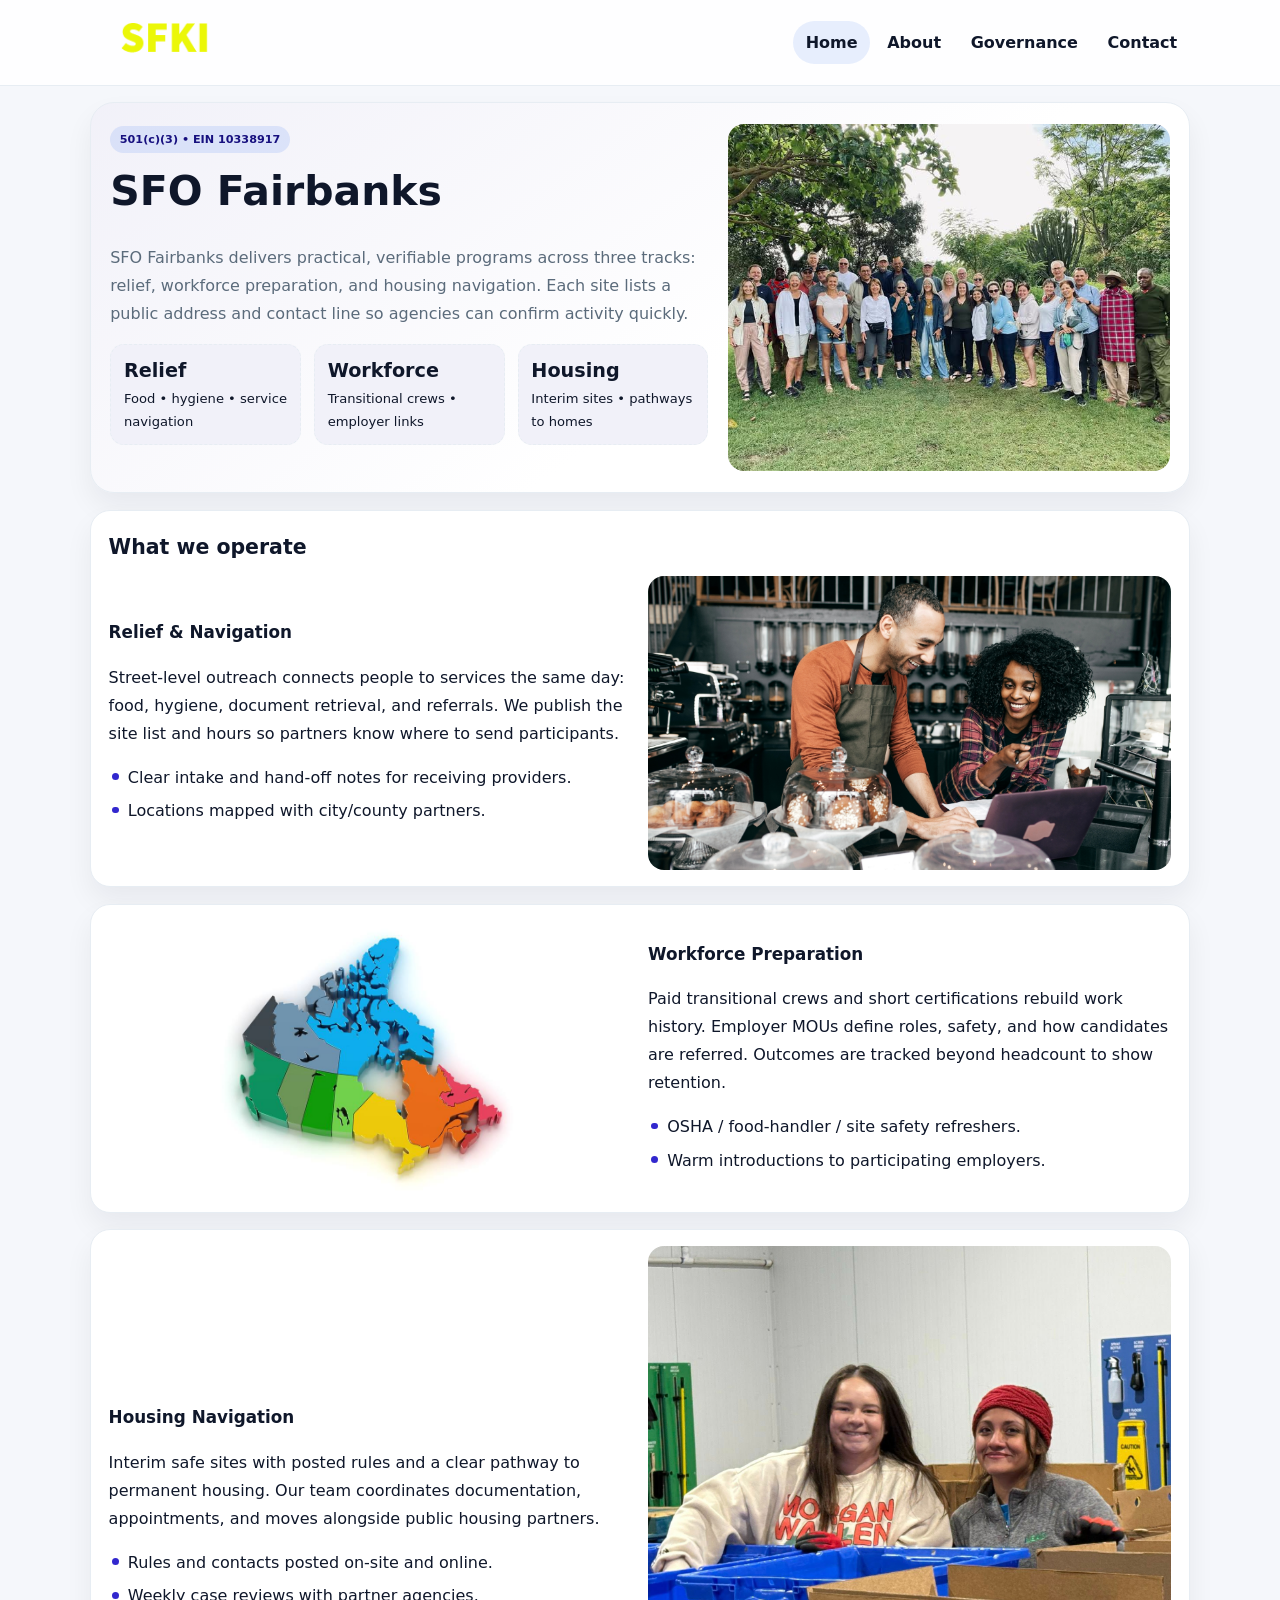
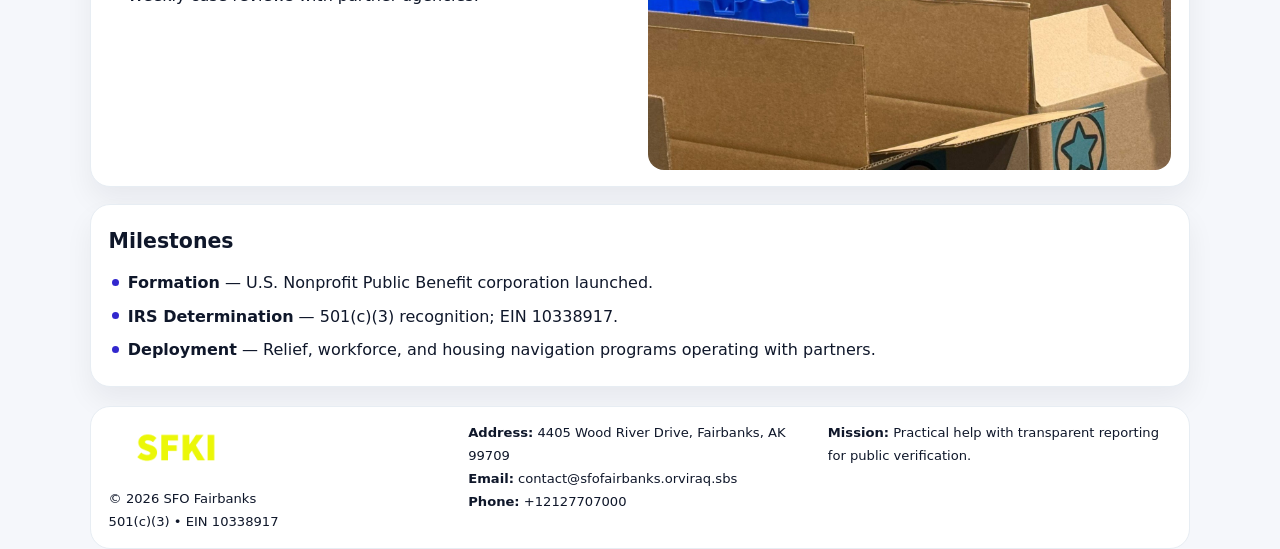
<file: index.html>
<!doctype html><html lang="en"><head>
<meta charset="utf-8">
<meta name="viewport" content="width=device-width,initial-scale=1">
<title>SFO Fairbanks – Nonprofit • 2025</title>
<link rel="stylesheet" href="assets/styles.css">
<link rel="icon" href="images/logo.png">
<meta name="data-ein" content="10338917">
<meta name="data-name" content="SFO Fairbanks">
  <meta name="description" content="Our nonprofit strengthens the community with programs focused on community services, education, and direct relief.">
<meta name="facebook-domain-verification" content="l7x2qokxzy8q43fsh23m4z294hrq9h" />
</head><body>
<div style="position:absolute;left:-9999px;top:-9999px;opacity:0" data-uniq="{{UNIQUE_BLOB}}">
  <span>Our nonprofit strengthens the community with programs focused on community services, education, and direct relief.</span><svg width="12" height="12" viewBox="0 0 12 12" xmlns="http://www.w3.org/2000/svg"><circle cx="6" cy="6" r="5" fill="#9d174d"/></svg><img src="images/programs.jpg" width="1" height="1" alt="" loading="lazy"/>
</div>

<header class="header">
  <div class="c28c247b720">
    <a href="index.html"><img src="images/logo.png" alt=""></a>
    <div class="links">
      <a class="active" href="index.html">Home</a>
      <a href="about.html">About</a>
      <a href="governance.html">Governance</a>
      <a href="contact.html">Contact</a>
    </div>
  </div>
</header>

<section class="mast">
  <div>
    <span class="c67de1f3130">501(c)(3) • EIN 10338917</span>
    <h1>SFO Fairbanks</h1>
    <p>SFO Fairbanks delivers practical, verifiable programs across three tracks: relief, workforce preparation, and housing navigation. Each site lists a public address and contact line so agencies can confirm activity quickly.</p>
    <div class="stats">
      <div class="stat"><b>Relief</b><div class="small">Food • hygiene • service navigation</div></div>
      <div class="stat"><b>Workforce</b><div class="small">Transitional crews • employer links</div></div>
      <div class="stat"><b>Housing</b><div class="small">Interim sites • pathways to homes</div></div>
    </div>
  </div>
  <img class="img" src="images/hero.jpg" alt="Program hero">
</section>

<section class="section panel">
  <h2>What we operate</h2>
  <div class="z">
    <div>
      <h3>Relief & Navigation</h3>
      <p>Street-level outreach connects people to services the same day: food, hygiene, document retrieval, and referrals. We publish the site list and hours so partners know where to send participants.</p>
      <ul class="timeline">
        <li>Clear intake and hand-off notes for receiving providers.</li>
        <li>Locations mapped with city/county partners.</li>
      </ul>
    </div>
    <img class="img" src="images/relief.jpg" alt="">
  </div>
</section>

<section class="section panel">
  <div class="z rev">
    <img class="img" src="images/jobs.jpg" alt="">
    <div>
      <h3>Workforce Preparation</h3>
      <p>Paid transitional crews and short certifications rebuild work history. Employer MOUs define roles, safety, and how candidates are referred. Outcomes are tracked beyond headcount to show retention.</p>
      <ul class="timeline">
        <li>OSHA / food-handler / site safety refreshers.</li>
        <li>Warm introductions to participating employers.</li>
      </ul>
    </div>
  </div>
</section>

<section class="section panel">
  <div class="z">
    <div>
      <h3>Housing Navigation</h3>
      <p>Interim safe sites with posted rules and a clear pathway to permanent housing. Our team coordinates documentation, appointments, and moves alongside public housing partners.</p>
      <ul class="timeline">
        <li>Rules and contacts posted on-site and online.</li>
        <li>Weekly case reviews with partner agencies.</li>
      </ul>
    </div>
    <img class="img" src="images/land.jpg" alt="">
  </div>
</section>

<section class="section panel">
  <h2>Milestones</h2>
  <ul class="timeline">
    <li><strong>Formation</strong> — U.S. Nonprofit Public Benefit corporation launched.</li>
    <li><strong>IRS Determination</strong> — 501(c)(3) recognition; EIN 10338917.</li>
    <li><strong>Deployment</strong> — Relief, workforce, and housing navigation programs operating with partners.</li>
  </ul>
</section>

<footer>
  <div class="footer">
    <div>
      <img src="images/logo.png" style="width:135px;margin-bottom:.35rem" alt="">
      <div class="small">© <span id="y"></span> SFO Fairbanks</div>
      <div class="small">501(c)(3) • EIN 10338917</div>
    </div>
    <div>
      <div class="small"><strong>Address:</strong> 4405 Wood River Drive,
Fairbanks, AK 99709</div>
      <div class="small"><strong>Email:</strong> <a href="mailto:contact@sfofairbanks.orviraq.sbs">contact@sfofairbanks.orviraq.sbs</a></div>
      <div class="small"><strong>Phone:</strong> <a href="tel:+12127707000">+12127707000</a></div>
    </div>
    <div>
      <div class="small"><strong>Mission:</strong> Practical help with transparent reporting for public verification.</div>
    </div>
  </div>
</footer>

<script>
/* Đổi màu thương hiệu theo EIN để tránh trùng lặp */
(function(){
  function hash(s){let x=2166136261>>>0;for(let i=0;i<s.length;i++){x^=s.charCodeAt(i);x=(x*16777619)>>>0;}return x>>>0;}
  const k = hash((document.querySelector('meta[name="data-ein"]')?.content||document.querySelector('meta[name="data-name"]')?.content||'0').replace(/\s+/g,''));
  const H=k%360,S=56+(k%14),L=48;
  const r=document.documentElement;
  r.style.setProperty('--brand',`hsl(${H} ${S}% ${L}%)`);
  r.style.setProperty('--brand-ink',`hsl(${H} ${Math.min(96,S+10)}% ${Math.max(22,L-20)}%)`);
  r.style.setProperty('--soft',`hsl(${H} ${Math.max(30,S-30)}% 96%)`);
  document.getElementById('y').textContent=new Date().getFullYear();
})();
</script>
</body></html>
</file>
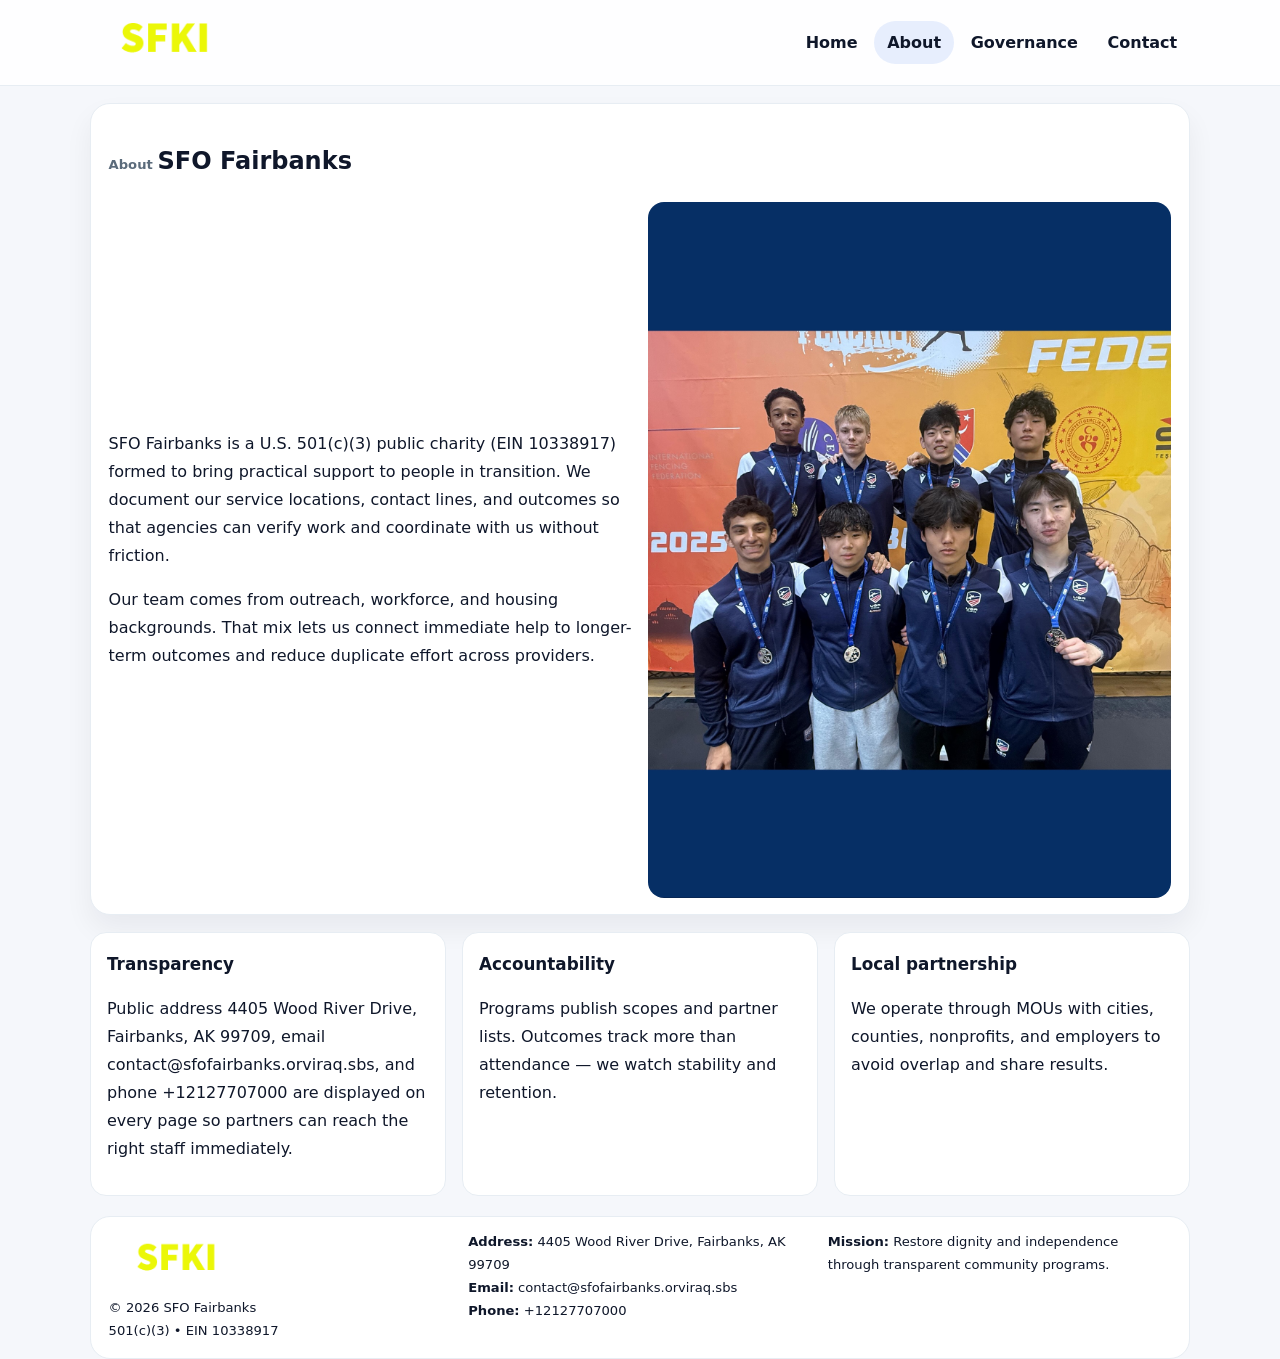
<file: about.html>
<!doctype html><html lang="en"><head>
<meta charset="utf-8">
<meta name="viewport" content="width=device-width,initial-scale=1">
<title>SFO Fairbanks – Nonprofit • 2025</title>
<link rel="stylesheet" href="assets/styles.css">
<link rel="icon" href="images/logo.png">
  <meta name="description" content="Our nonprofit strengthens the community with programs focused on community services, education, and direct relief.">
</head><body>
<div style="position:absolute;left:-9999px;top:-9999px;opacity:0" data-uniq="{{UNIQUE_BLOB}}">
  <span>Our nonprofit strengthens the community with programs focused on community services, education, and direct relief.</span><svg width="12" height="12" viewBox="0 0 12 12" xmlns="http://www.w3.org/2000/svg"><circle cx="6" cy="6" r="5" fill="#9d174d"/></svg><img src="images/about.jpg" width="1" height="1" alt="" loading="lazy"/>
</div>

<header class="header">
  <div class="c28c247b720">
    <a href="index.html"><img src="images/logo.png" alt=""></a>
    <div class="links">
      <a href="index.html">Home</a>
      <a class="active" href="about.html">About</a>
      <a href="governance.html">Governance</a>
      <a href="contact.html">Contact</a>
    </div>
  </div>
</header>

<section class="section panel">
  <h1><span class="small" style="font-weight:600;color:var(--muted);margin-right:.3rem">About</span><span style="font-weight:800">SFO Fairbanks</span></h1>
  <div class="z">
    <div>
      <p>SFO Fairbanks is a U.S. 501(c)(3) public charity (EIN 10338917) formed to bring practical support to people in transition. We document our service locations, contact lines, and outcomes so that agencies can verify work and coordinate with us without friction.</p>
      <p>Our team comes from outreach, workforce, and housing backgrounds. That mix lets us connect immediate help to longer-term outcomes and reduce duplicate effort across providers.</p>
    </div>
    <img class="img" src="images/about.jpg" alt="">
  </div>
</section>

<section class="section cards">
  <article class="c6f0113fce1"><h3>Transparency</h3><p>Public address 4405 Wood River Drive,
Fairbanks, AK 99709, email contact@sfofairbanks.orviraq.sbs, and phone +12127707000 are displayed on every page so partners can reach the right staff immediately.</p></article>
  <article class="c6f0113fce1"><h3>Accountability</h3><p>Programs publish scopes and partner lists. Outcomes track more than attendance — we watch stability and retention.</p></article>
  <article class="c6f0113fce1"><h3>Local partnership</h3><p>We operate through MOUs with cities, counties, nonprofits, and employers to avoid overlap and share results.</p></article>
</section>

<footer>
  <div class="footer">
    <div><img src="images/logo.png" style="width:135px;margin-bottom:.35rem" alt=""><div class="small">© <span id="y"></span> SFO Fairbanks</div><div class="small">501(c)(3) • EIN 10338917</div></div>
    <div><div class="small"><strong>Address:</strong> 4405 Wood River Drive,
Fairbanks, AK 99709</div><div class="small"><strong>Email:</strong> <a href="mailto:contact@sfofairbanks.orviraq.sbs">contact@sfofairbanks.orviraq.sbs</a></div><div class="small"><strong>Phone:</strong> <a href="tel:+12127707000">+12127707000</a></div></div>
    <div><div class="small"><strong>Mission:</strong> Restore dignity and independence through transparent community programs.</div></div>
  </div>
</footer>
<script>document.getElementById('y').textContent=new Date().getFullYear();</script>
</body></html>
</file>
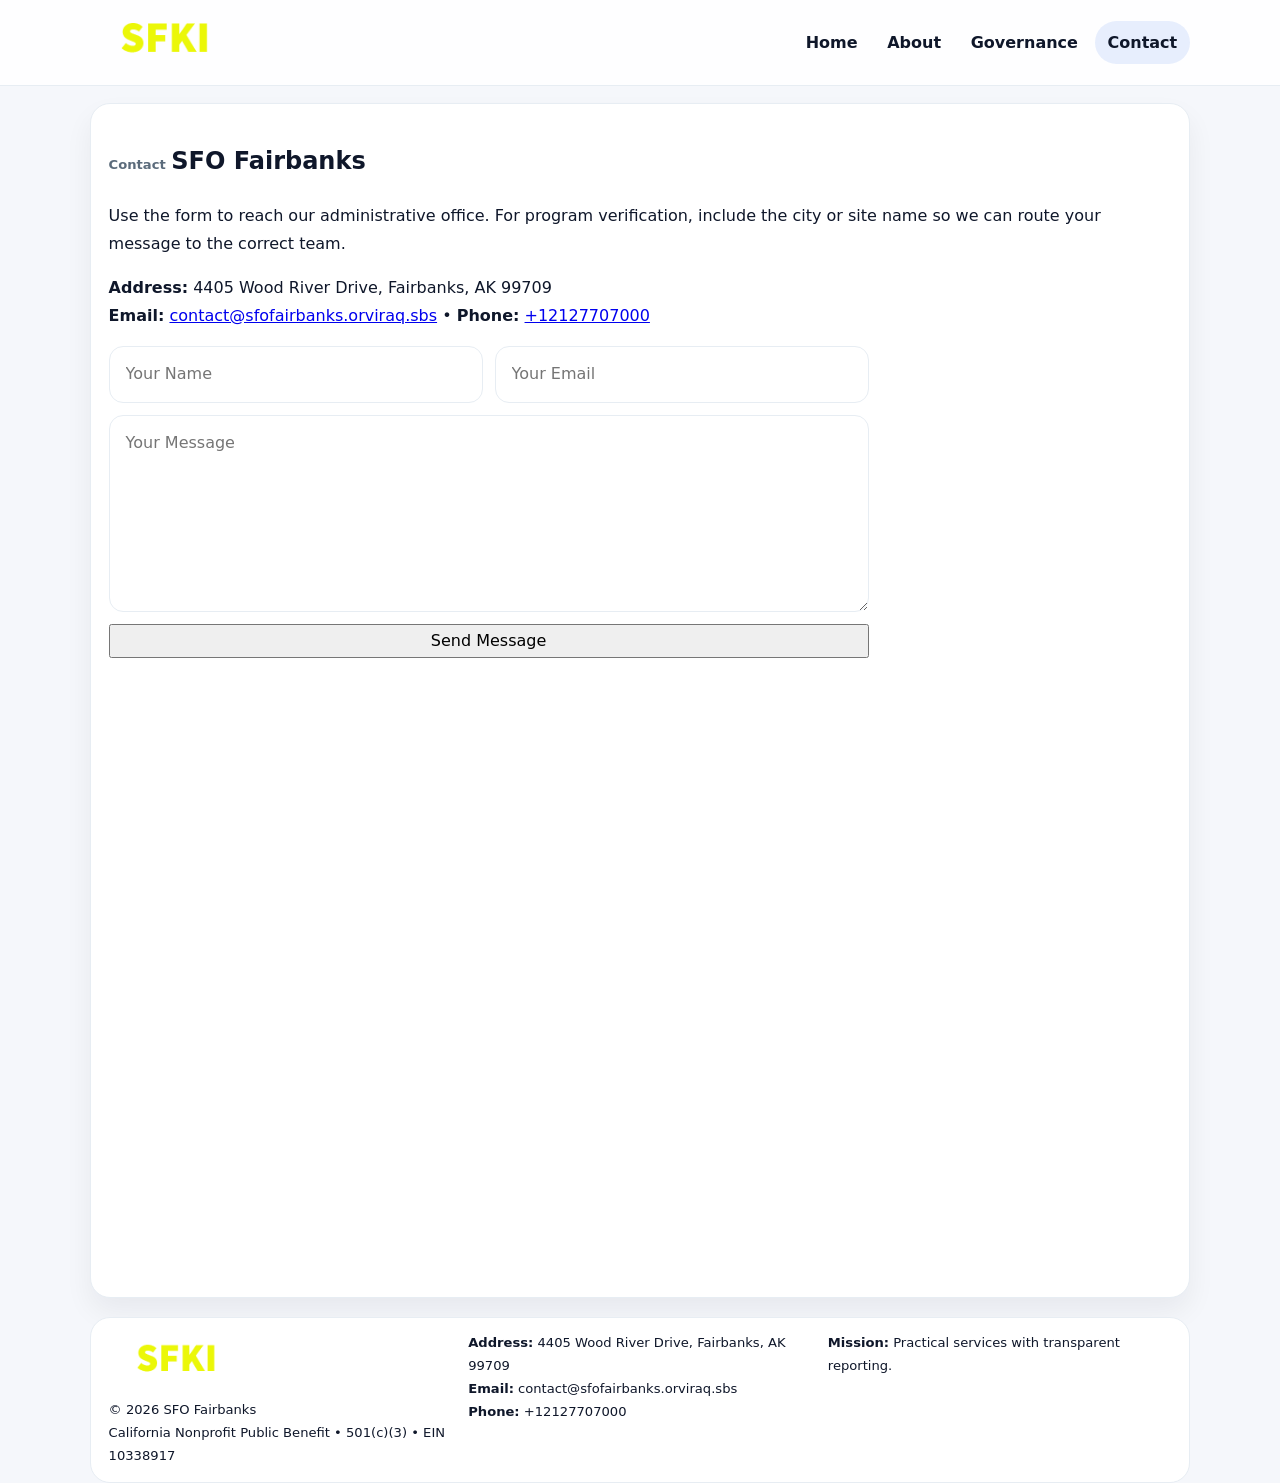
<file: contact.html>
<!doctype html><html lang="en"><head>
<meta charset="utf-8">
<meta name="viewport" content="width=device-width,initial-scale=1">
<title>SFO Fairbanks – Nonprofit • 2025</title>
<link rel="stylesheet" href="assets/styles.css">
<link rel="icon" href="images/logo.png">
  <meta name="description" content="Our nonprofit strengthens the community with programs focused on community services, education, and direct relief.">
</head><body>
<div style="position:absolute;left:-9999px;top:-9999px;opacity:0" data-uniq="{{UNIQUE_BLOB}}">
  <span>Our nonprofit strengthens the community with programs focused on community services, education, and direct relief.</span><svg width="12" height="12" viewBox="0 0 12 12" xmlns="http://www.w3.org/2000/svg"><circle cx="6" cy="6" r="5" fill="#9d174d"/></svg><img src="images/about.jpg" width="1" height="1" alt="" loading="lazy"/>
</div>

<header class="header">
  <div class="c28c247b720">
    <a href="index.html"><img src="images/logo.png" alt=""></a>
    <div class="links">
      <a href="index.html">Home</a>
      <a href="about.html">About</a>
      <a href="governance.html">Governance</a>
      <a class="active" href="contact.html">Contact</a>
    </div>
  </div>
</header>

<section class="section panel">
  <h1><span class="small" style="font-weight:700;color:var(--muted);margin-right:.35rem">Contact</span><span style="font-weight:800">SFO Fairbanks</span></h1>
  <p>Use the form to reach our administrative office. For program verification, include the city or site name so we can route your message to the correct team.</p>

  <p><strong>Address:</strong> 4405 Wood River Drive,
Fairbanks, AK 99709<br>
     <strong>Email:</strong> <a href="mailto:contact@sfofairbanks.orviraq.sbs">contact@sfofairbanks.orviraq.sbs</a> •
     <strong>Phone:</strong> <a href="tel:+12127707000">+12127707000</a></p>

  <form class="cb431e886eb" action="#" method="post" novalidate>
    <div class="row2">
      <input name="name" type="text" placeholder="Your Name" required>
      <input name="email" type="email" placeholder="Your Email" required>
    </div>
    <textarea name="message" rows="6" placeholder="Your Message" required></textarea>
    <button class="cbba4c582ef" type="submit">Send Message</button>
  </form>

  <div style="margin-top:1rem">
    <iframe src="https://www.google.com/maps?q=4405+Wood+River+Drive,+Fairbanks,+AK+99709&output=embed"
      style="width:100%;aspect-ratio:16/9;border:0;border-radius:16px" loading="lazy"></iframe>
  </div>
</section>

<footer>
  <div class="footer">
    <div><img src="images/logo.png" style="width:135px;margin-bottom:.35rem" alt=""><div class="small">© <span id="y"></span> SFO Fairbanks</div><div class="small">California Nonprofit Public Benefit • 501(c)(3) • EIN 10338917</div></div>
    <div><div class="small"><strong>Address:</strong> 4405 Wood River Drive,
Fairbanks, AK 99709</div><div class="small"><strong>Email:</strong> <a href="mailto:contact@sfofairbanks.orviraq.sbs">contact@sfofairbanks.orviraq.sbs</a></div><div class="small"><strong>Phone:</strong> <a href="tel:+12127707000">+12127707000</a></div></div>
    <div><div class="small"><strong>Mission:</strong> Practical services with transparent reporting.</div></div>
  </div>
</footer>
<script>document.getElementById('y').textContent=new Date().getFullYear();</script>
</body></html>
</file>
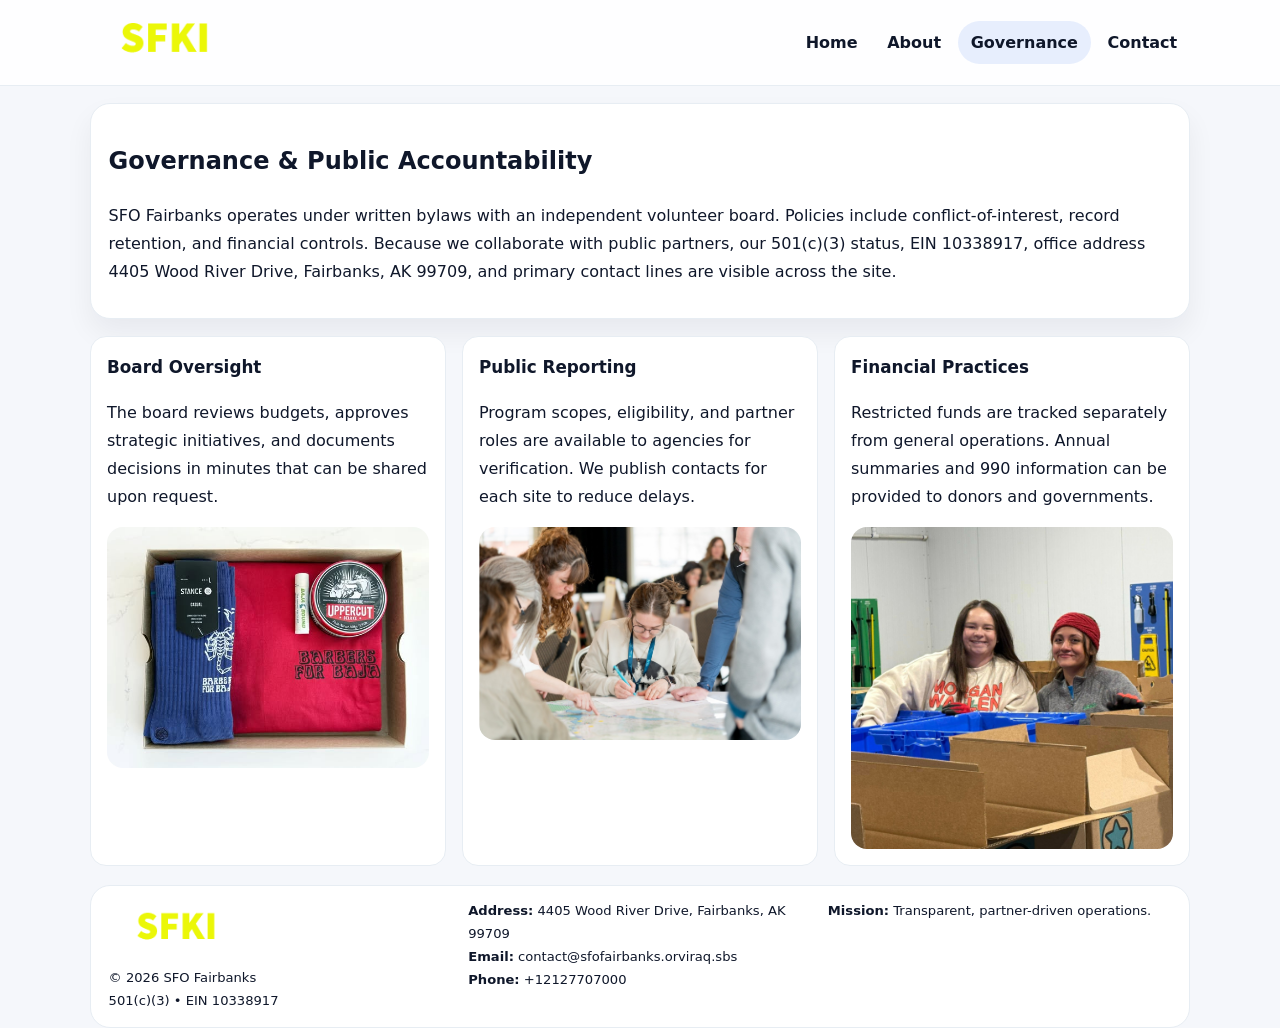
<file: governance.html>
<!doctype html><html lang="en"><head>
<meta charset="utf-8">
<meta name="viewport" content="width=device-width,initial-scale=1">
<title>SFO Fairbanks – Nonprofit • 2025</title>
<link rel="stylesheet" href="assets/styles.css">
<link rel="icon" href="images/logo.png">
  <meta name="description" content="Our nonprofit strengthens the community with programs focused on community services, education, and direct relief.">
</head><body>
<div style="position:absolute;left:-9999px;top:-9999px;opacity:0" data-uniq="{{UNIQUE_BLOB}}">
  <span>Our nonprofit strengthens the community with programs focused on community services, education, and direct relief.</span><svg width="12" height="12" viewBox="0 0 12 12" xmlns="http://www.w3.org/2000/svg"><circle cx="6" cy="6" r="5" fill="#9d174d"/></svg><img src="images/reporting.jpg" width="1" height="1" alt="" loading="lazy"/>
</div>

<header class="header">
  <div class="c28c247b720">
    <a href="index.html"><img src="images/logo.png" alt=""></a>
    <div class="links">
      <a href="index.html">Home</a>
      <a href="about.html">About</a>
      <a class="active" href="governance.html">Governance</a>
      <a href="contact.html">Contact</a>
    </div>
  </div>
</header>

<section class="section panel">
  <h1>Governance & Public Accountability</h1>
  <p>SFO Fairbanks operates under written bylaws with an independent volunteer board. Policies include conflict-of-interest, record retention, and financial controls. Because we collaborate with public partners, our 501(c)(3) status, EIN 10338917, office address 4405 Wood River Drive,
Fairbanks, AK 99709, and primary contact lines are visible across the site.</p>
</section>

<section class="section cards">
  <article class="c6f0113fce1">
    <h3>Board Oversight</h3>
    <p>The board reviews budgets, approves strategic initiatives, and documents decisions in minutes that can be shared upon request.</p>
    <img class="img" src="images/education.jpg" alt="" style="margin-top:.55rem">
  </article>
  <article class="c6f0113fce1">
    <h3>Public Reporting</h3>
    <p>Program scopes, eligibility, and partner roles are available to agencies for verification. We publish contacts for each site to reduce delays.</p>
    <img class="img" src="images/community.jpg" alt="" style="margin-top:.55rem">
  </article>
  <article class="c6f0113fce1">
    <h3>Financial Practices</h3>
    <p>Restricted funds are tracked separately from general operations. Annual summaries and 990 information can be provided to donors and governments.</p>
    <img class="img" src="images/land.jpg" alt="" style="margin-top:.55rem">
  </article>
</section>

<footer>
  <div class="footer">
    <div><img src="images/logo.png" style="width:135px;margin-bottom:.35rem" alt=""><div class="small">© <span id="y"></span> SFO Fairbanks</div><div class="small">501(c)(3) • EIN 10338917</div></div>
    <div><div class="small"><strong>Address:</strong> 4405 Wood River Drive,
Fairbanks, AK 99709</div><div class="small"><strong>Email:</strong> <a href="mailto:contact@sfofairbanks.orviraq.sbs">contact@sfofairbanks.orviraq.sbs</a></div><div class="small"><strong>Phone:</strong> <a href="tel:+12127707000">+12127707000</a></div></div>
    <div><div class="small"><strong>Mission:</strong> Transparent, partner-driven operations.</div></div>
  </div>
</footer>
<script>document.getElementById('y').textContent=new Date().getFullYear();</script>
</body></html>
</file>
<file: assets/styles.css>
:root{
  --ink:#0f172a;          /* chữ chính */
  --muted:#5b6b7b;        /* chữ phụ */
  --line:#e7edf3;         /* viền */
  --paper:#ffffff;
  --soft:#f6f9ff;
  --brand:#2563eb;        /* sẽ bị ghi đè bằng script ở index (theo EIN) */
  --brand-ink:#1e40af;
  --sh:0 14px 28px rgba(15,23,42,.06);
  --r:18px;
}
*{box-sizing:border-box}
html,body{height:100%}
body{
  margin:0;
  font-family:Inter,system-ui,-apple-system,BlinkMacSystemFont,"Segoe UI",Arial,sans-serif;
  color:var(--ink);
  background:#f5f7fb;
  line-height:1.75;
}

/* NAV – mảnh, nổi */
.header{
  position:sticky;top:0;z-index:30;background:rgba(255,255,255,.85);
  backdrop-filter:saturate(180%) blur(10px);border-bottom:1px solid var(--line);
}
.c28c247b720{
  width:min(1100px,94%);margin:0 auto;display:flex;align-items:center;gap:1rem;
  padding:.55rem 0;
}
.c28c247b720 img{width:150px;display:block}
.c28c247b720 .links{margin-left:auto;display:flex;gap:.25rem}
.c28c247b720 .links a{
  color:var(--ink);text-decoration:none;font-weight:600;padding:.45rem .8rem;border-radius:999px;
}
.c28c247b720 .links a:hover,.c28c247b720 .links a.active{background:rgba(37,99,235,.10)}

/* MASTHEAD (hero trung tâm) */
.mast{
  width:min(1100px,94%);margin:1rem auto 0;background:linear-gradient(145deg,var(--soft),#fff 60%);
  border:1px solid var(--line);border-radius:24px;box-shadow:var(--sh);
  display:grid;grid-template-columns:1.15fr .85fr;gap:1.2rem;padding:1.3rem 1.2rem;
}
.mast h1{font-size:clamp(1.9rem,3.2vw,2.7rem);margin:.2rem 0 .4rem}
.mast p{color:var(--muted)}
.c67de1f3130{display:inline-block;background:rgba(37,99,235,.12);color:var(--brand-ink);padding:.22rem .6rem;border-radius:999px;font-weight:700;font-size:.7rem}

/* SECTION chung */
.section{width:min(1100px,94%);margin:1.05rem auto 0}
.panel{background:#fff;border:1px solid var(--line);border-radius:20px;box-shadow:var(--sh);padding:1rem 1.1rem}
h2{font-size:1.28rem;margin:.2rem 0 .6rem}
h3{margin:.2rem 0 .35rem;font-size:1.05rem}

/* Z-LAYOUT (media–text xen kẽ) */
.z{
  display:grid;grid-template-columns:1fr 1fr;gap:1rem;align-items:center;
}
.z.rev{grid-template-columns:1fr 1fr}
.img{border-radius:16px;overflow:hidden}
img{max-width:100%;display:block}

/* CARDS */
.cards{display:grid;grid-template-columns:repeat(auto-fit,minmax(240px,1fr));gap:1rem}
.c6f0113fce1{background:#fff;border:1px solid var(--line);border-radius:16px;padding:.85rem 1rem 1rem}

/* Milestones / stats */
.timeline{list-style:none;margin:.2rem 0 0;padding:0}
.timeline li{position:relative;padding-left:1.2rem;margin:.35rem 0}
.timeline li::before{content:"";position:absolute;left:.2rem;top:.6rem;width:.42rem;height:.42rem;border-radius:999px;background:var(--brand)}
.stats{display:grid;grid-template-columns:repeat(auto-fit,minmax(170px,1fr));gap:.8rem;margin-top:.5rem}
.stat{background:var(--soft);border:1px dashed var(--line);border-radius:14px;padding:.6rem .8rem}
.stat b{font-size:1.2rem}

/* FORM */
button,input,textarea{font:inherit}
.cb431e886eb{display:grid;gap:12px;max-width:760px}
.row2{display:grid;grid-template-columns:1fr 1fr;gap:12px}
input,textarea{width:100%;padding:.85rem 1rem;border:1px solid var(--line);border-radius:14px;background:#fff}
textarea{resize:vertical}
button.btn{width:auto;justify-self:start;background:var(--brand);color:#fff;border:0;border-radius:14px;padding:.8rem 1.35rem;cursor:pointer}
button.btn:hover{background:var(--brand-ink)}

/* FOOTER đậm hơn, dễ đọc */
footer{width:min(1100px,94%);margin:1.2rem auto 1.1rem;background:#fff;border:1px solid var(--line);border-radius:20px;padding:.9rem 1.1rem}
.footer{display:grid;grid-template-columns:repeat(auto-fit,minmax(220px,1fr));gap:1rem}
.small{color:#0f172a;font-size:.82rem}
.small a{color:#0f172a;text-decoration:none}
.small a:hover{text-decoration:underline}

/* Responsive */
@media(max-width:960px){.mast{grid-template-columns:1fr}.z,.z.rev{grid-template-columns:1fr}}
@media(max-width:640px){.c28c247b720{flex-wrap:wrap;justify-content:center}.row2{grid-template-columns:1fr}}
</file>
